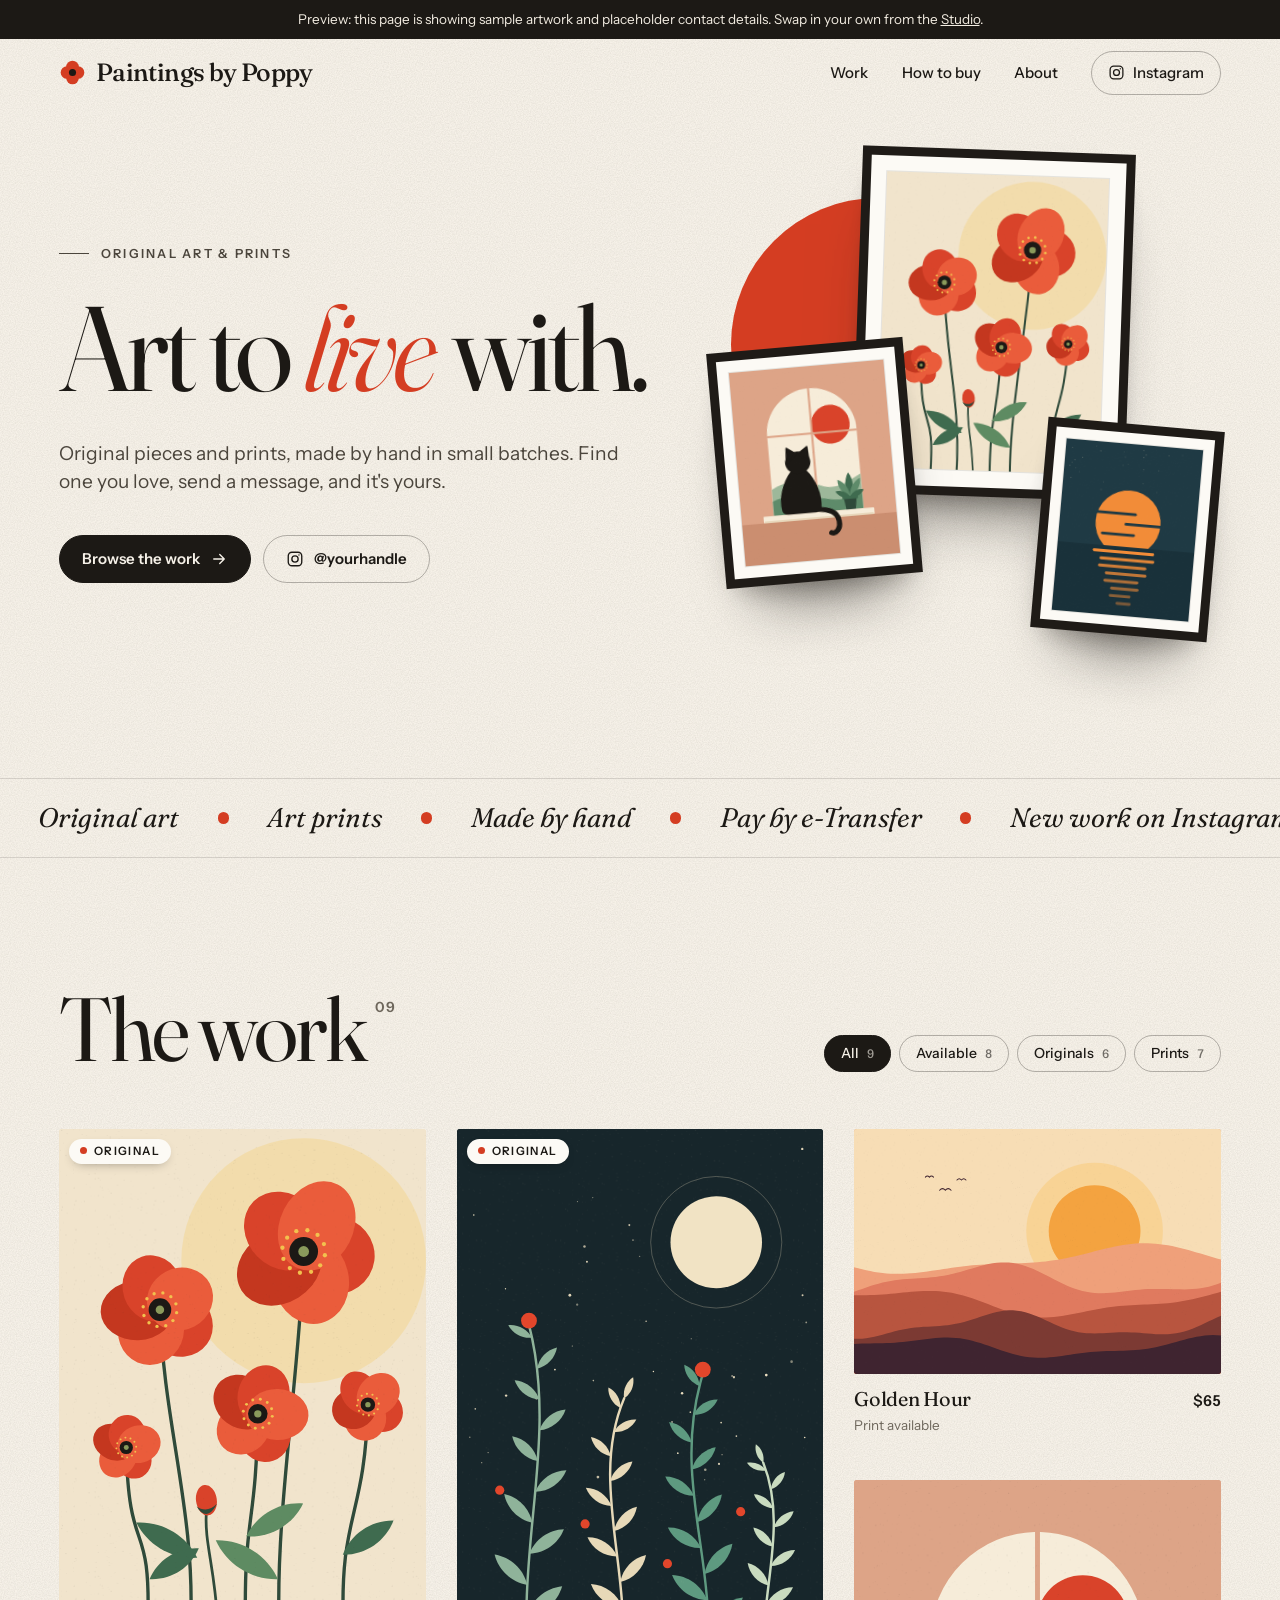
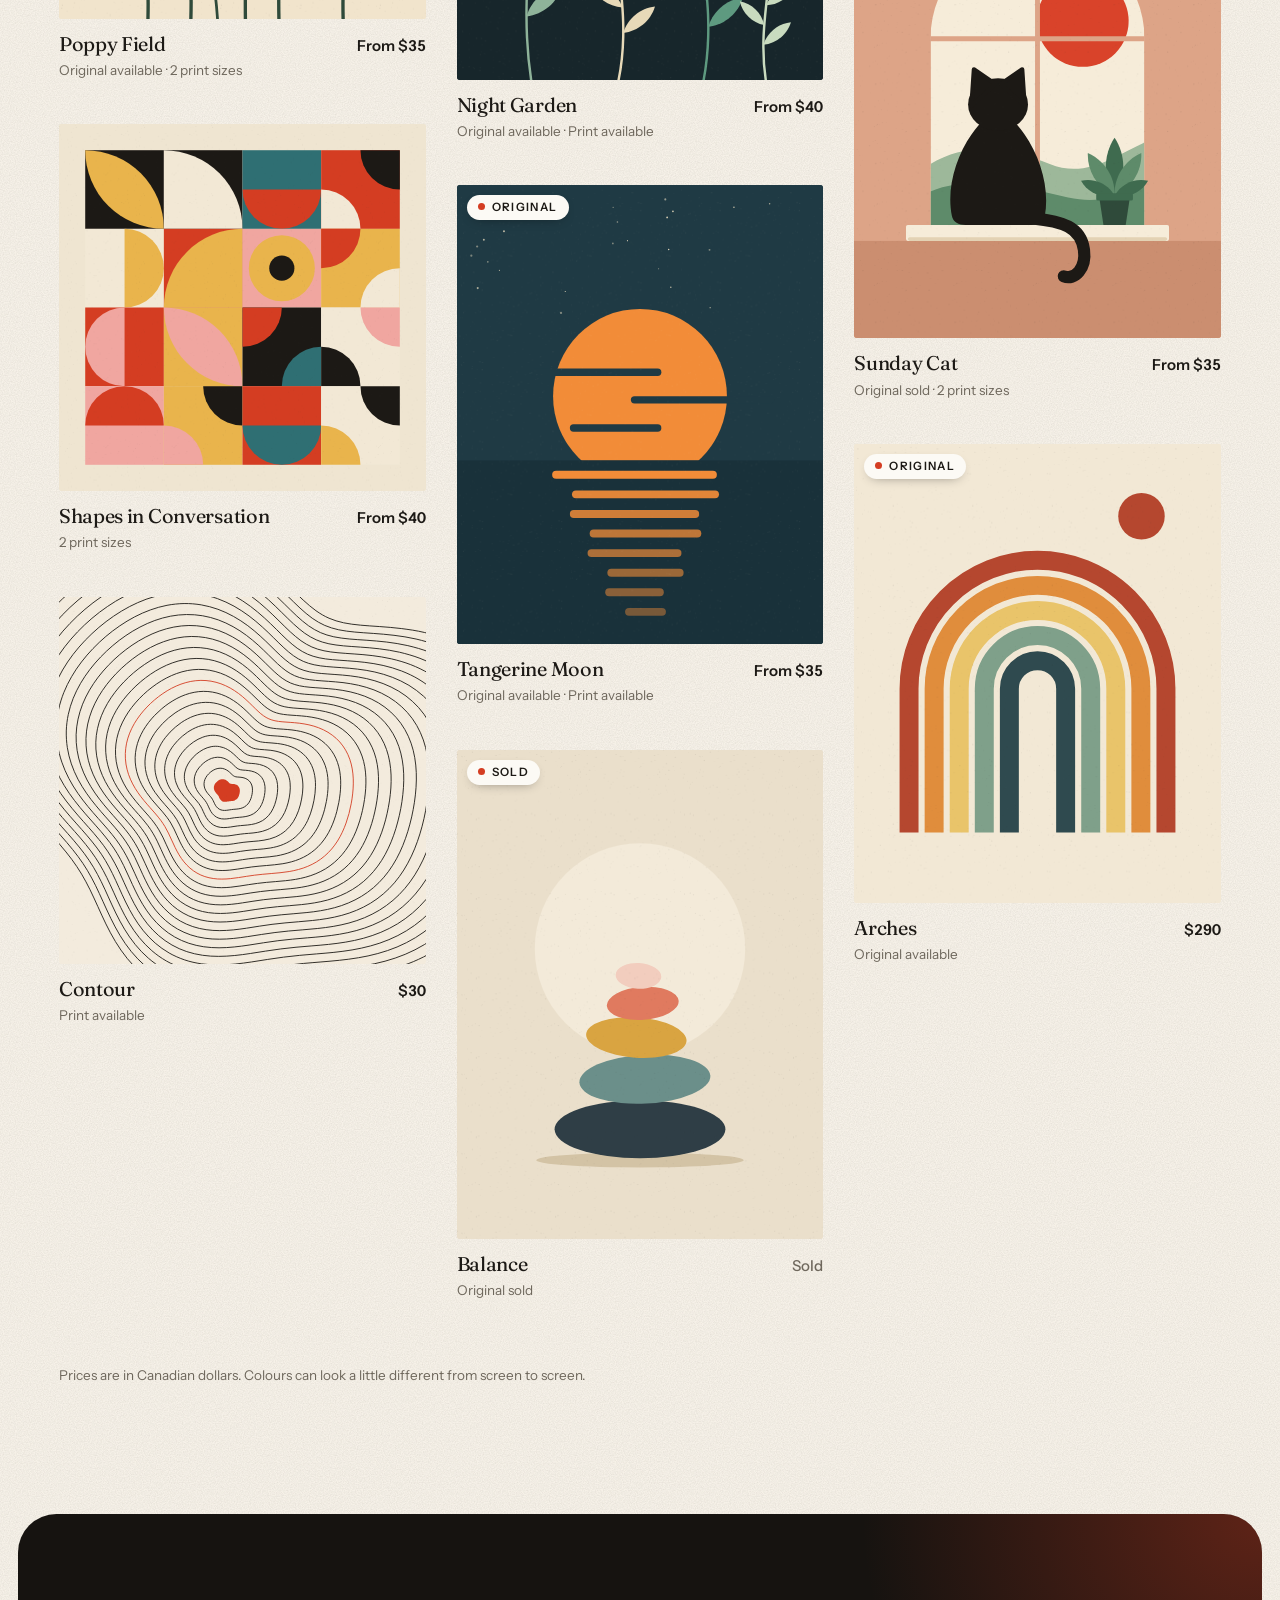
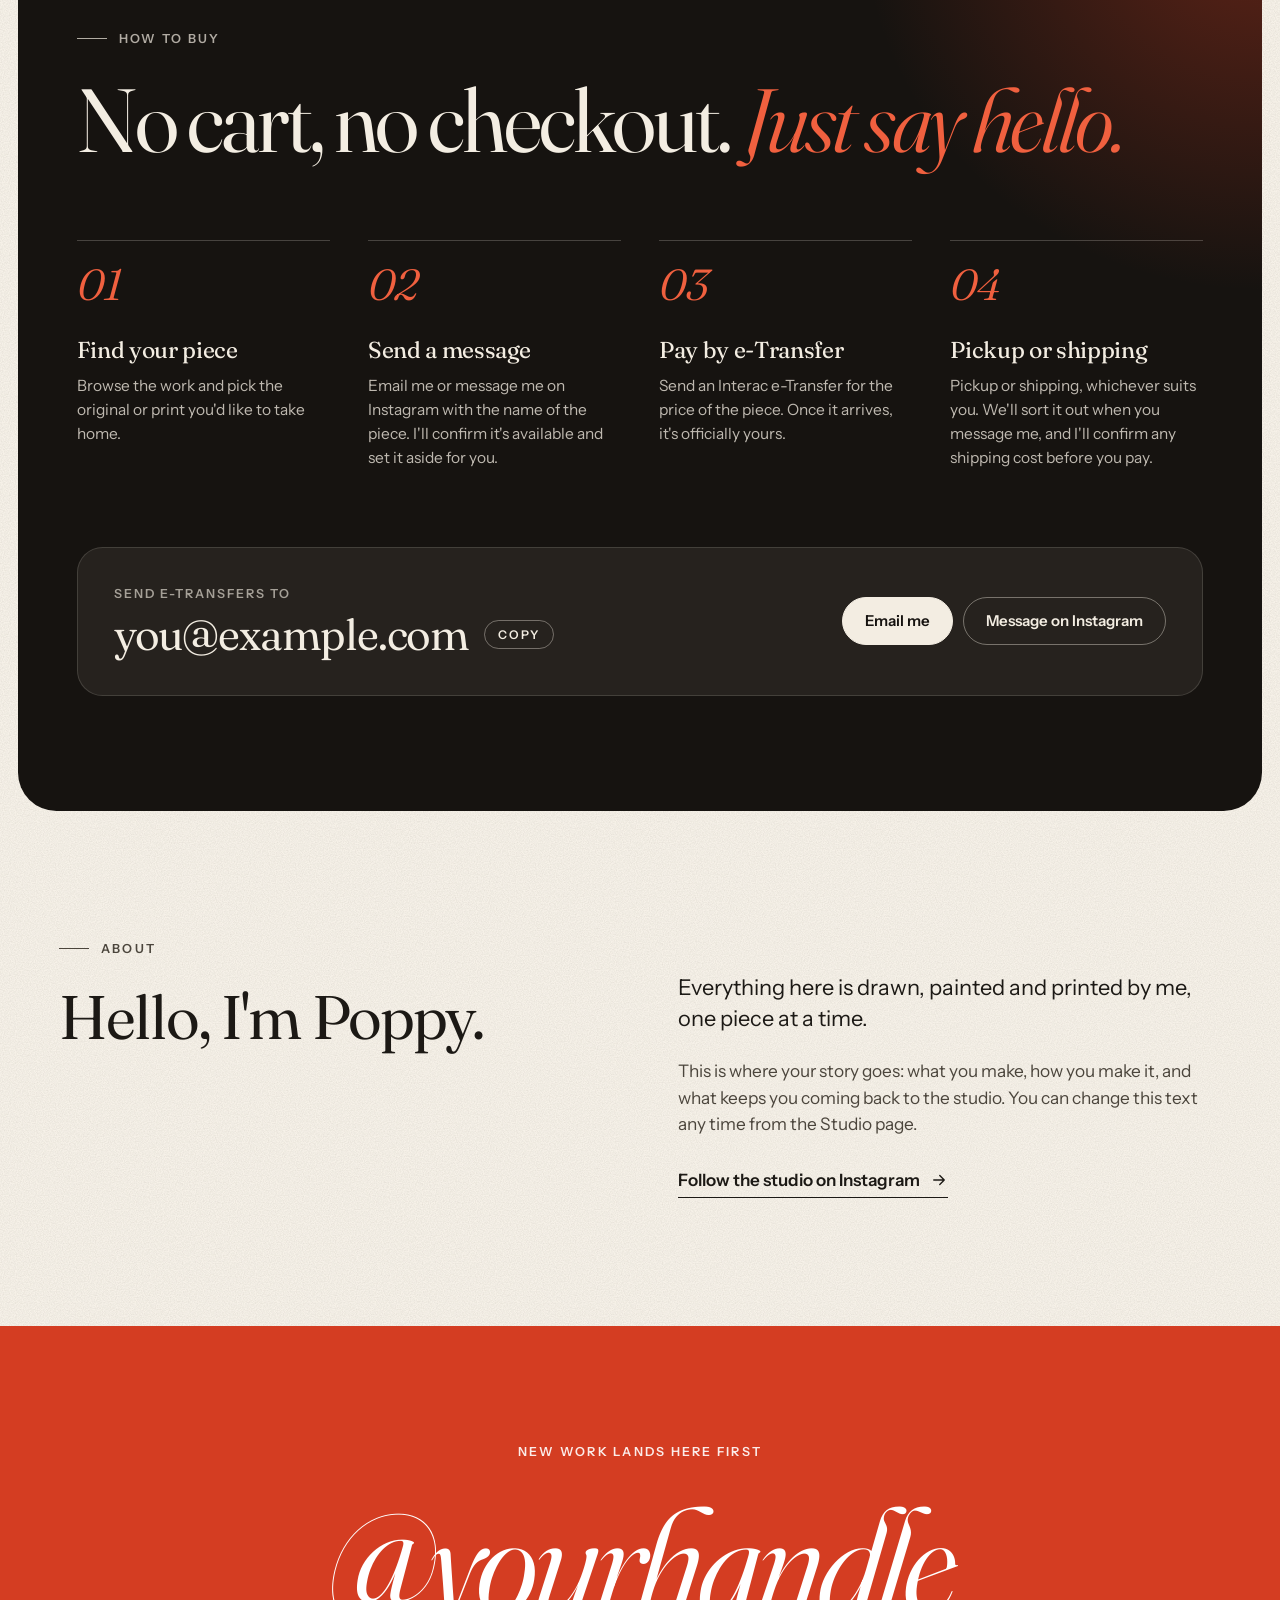
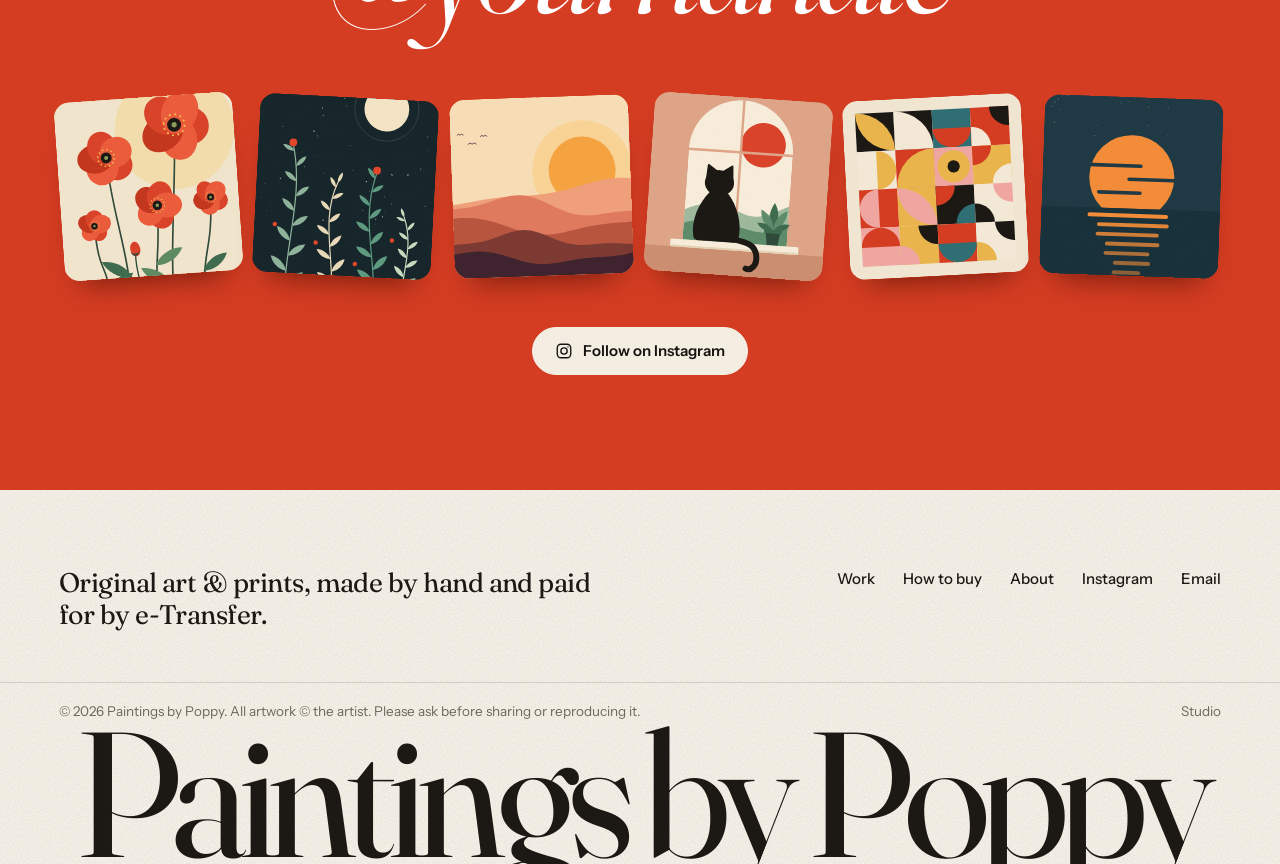
<file: index.html>
<!doctype html>
<html lang="en">
<head>
  <meta charset="utf-8">
  <meta name="viewport" content="width=device-width, initial-scale=1, viewport-fit=cover">
  <!-- meta:start -->
  <title>Paintings by Poppy — original art &amp; prints</title>
  <meta name="description" content="Original pieces and prints, made by hand in small batches. Find one you love, send a message, and it&#39;s yours.">
  <meta property="og:title" content="Paintings by Poppy — original art &amp; prints">
  <meta property="og:description" content="Original pieces and prints, made by hand in small batches. Find one you love, send a message, and it&#39;s yours.">
  <!-- meta:end -->
  <meta property="og:type" content="website">
  <meta name="theme-color" content="#F6F1E8">
  <link rel="icon" href="assets/favicon.svg" type="image/svg+xml">
  <link rel="preconnect" href="https://fonts.googleapis.com">
  <link rel="preconnect" href="https://fonts.gstatic.com" crossorigin>
  <link href="https://fonts.googleapis.com/css2?family=Fraunces:ital,opsz,wght@0,9..144,300..700;1,9..144,300..700&family=Instrument+Sans:wght@400;500;600&display=swap" rel="stylesheet">
  <link rel="stylesheet" href="assets/site.css">
  <script>document.documentElement.classList.add('js');setTimeout(function(){document.documentElement.classList.add('ready')},3000);</script>
</head>
<body>
  <a class="skip" href="#work">Skip to the artwork</a>
  <p class="notice" id="notice" hidden></p>

  <header class="site-header" id="header">
    <a class="brand" href="#top" aria-label="Back to the top">
      <svg class="mark" viewBox="0 0 32 32" aria-hidden="true"><g fill="currentColor"><circle cx="16" cy="9.5" r="7.5"/><circle cx="22.5" cy="16" r="7.5"/><circle cx="16" cy="22.5" r="7.5"/><circle cx="9.5" cy="16" r="7.5"/></g><circle cx="16" cy="16" r="4.2" fill="#1C1915"/></svg>
      <span data-bind="name">Paintings by Poppy</span>
    </a>
    <nav class="nav" aria-label="Main">
      <a href="#work">Work</a>
      <a href="#buy"><span class="long">How to buy</span><span class="short">Buy</span></a>
      <a href="#about">About</a>
      <a class="nav-ig" data-ig href="https://www.instagram.com/" target="_blank" rel="noopener" aria-label="Instagram">
        <svg viewBox="0 0 24 24" fill="none" stroke="currentColor" stroke-width="1.8" stroke-linecap="round" stroke-linejoin="round" aria-hidden="true"><rect x="3" y="3" width="18" height="18" rx="5"/><circle cx="12" cy="12" r="4.2"/><circle cx="17.3" cy="6.7" r=".9" fill="currentColor" stroke="none"/></svg>
        <span>Instagram</span>
      </a>
    </nav>
  </header>

  <main>
    <section class="hero">
      <div class="wrap hero-grid">
        <div class="hero-copy">
          <p class="eyebrow" id="eyebrow">Original art &amp; prints</p>
          <h1 id="tagline">Art to <em>live</em> with.</h1>
          <p class="lede" id="intro">Original pieces and prints, made by hand in small batches. Find one you love, send a message, and it's yours.</p>
          <div class="hero-cta">
            <a class="btn" href="#work">Browse the work
              <svg viewBox="0 0 24 24" fill="none" stroke="currentColor" stroke-width="1.8" stroke-linecap="round" stroke-linejoin="round" aria-hidden="true"><path d="M5 12h14M13 6l6 6-6 6"/></svg>
            </a>
            <a class="btn ghost" data-ig href="https://www.instagram.com/" target="_blank" rel="noopener">
              <svg viewBox="0 0 24 24" fill="none" stroke="currentColor" stroke-width="1.8" stroke-linecap="round" stroke-linejoin="round" aria-hidden="true"><rect x="3" y="3" width="18" height="18" rx="5"/><circle cx="12" cy="12" r="4.2"/><circle cx="17.3" cy="6.7" r=".9" fill="currentColor" stroke="none"/></svg>
              <span data-bind="handle">@yourhandle</span>
            </a>
          </div>
        </div>
        <div class="wall" id="wall" aria-label="Featured pieces"></div>
      </div>
    </section>

    <div class="ticker" aria-hidden="true"><div class="ticker-track" id="ticker"></div></div>

    <section class="section work" id="work">
      <div class="wrap">
        <div class="section-head">
          <h2 class="section-title">The work<sup id="workCount"></sup></h2>
          <div class="filters" id="filters" role="group" aria-label="Filter the artwork" hidden></div>
        </div>
        <div class="masonry" id="gallery" aria-live="polite"></div>
        <p class="work-note" id="workNote">Prices are in Canadian dollars. Colours can look a little different from screen to screen.</p>
      </div>
    </section>

    <section class="buy" id="buy">
      <div class="wrap">
        <div class="buy-head">
          <p class="eyebrow">How to buy</p>
          <h2 class="section-title">No cart, no checkout. <em>Just say hello.</em></h2>
        </div>
        <ol class="steps">
          <li class="step reveal"><h3>Find your piece</h3><p>Browse the work and pick the original or print you'd like to take home.</p></li>
          <li class="step reveal" style="--d:80ms"><h3>Send a message</h3><p>Email me or message me on Instagram with the name of the piece. I'll confirm it's available and set it aside for you.</p></li>
          <li class="step reveal" style="--d:160ms"><h3>Pay by e-Transfer</h3><p>Send an Interac e-Transfer for the price of the piece. Once it arrives, it's officially yours.</p></li>
          <li class="step reveal" style="--d:240ms"><h3>Pickup or shipping</h3><p id="shipNote">Pickup or shipping, whichever suits you. I'll confirm any shipping cost before you pay.</p></li>
        </ol>
        <div class="paybar reveal">
          <div>
            <p class="paybar-label">Send e-Transfers to</p>
            <button class="paybar-email" type="button" data-copy-email aria-label="Copy the e-Transfer email address"><span data-bind="payEmail">you@example.com</span><em>Copy</em></button>
          </div>
          <div class="paybar-actions">
            <a class="btn light" data-mail href="mailto:">Email me</a>
            <a class="btn outline-light" data-ig href="https://www.instagram.com/" target="_blank" rel="noopener">Message on Instagram</a>
          </div>
        </div>
      </div>
    </section>

    <section class="section about" id="about">
      <div class="wrap about-grid">
        <div class="about-photo reveal" id="aboutPhoto" hidden></div>
        <div class="about-lead reveal">
          <p class="eyebrow">About</p>
          <h2 class="about-heading" id="aboutHeading">Hello, I'm Poppy.</h2>
        </div>
        <div class="about-body reveal" style="--d:120ms">
          <div class="prose" id="aboutText"></div>
          <a class="link-arrow" data-ig href="https://www.instagram.com/" target="_blank" rel="noopener">Follow the studio on Instagram
            <svg viewBox="0 0 24 24" fill="none" stroke="currentColor" stroke-width="1.8" stroke-linecap="round" stroke-linejoin="round" aria-hidden="true"><path d="M5 12h14M13 6l6 6-6 6"/></svg>
          </a>
        </div>
      </div>
    </section>

    <section class="insta" id="instagram">
      <div class="wrap">
        <p class="eyebrow">New work lands here first</p>
        <a class="insta-handle" id="instaHandle" data-ig href="https://www.instagram.com/" target="_blank" rel="noopener"><span data-bind="handle">@yourhandle</span></a>
        <div class="insta-tiles" id="instaTiles"></div>
        <a class="btn light" data-ig href="https://www.instagram.com/" target="_blank" rel="noopener">
          <svg viewBox="0 0 24 24" fill="none" stroke="currentColor" stroke-width="1.8" stroke-linecap="round" stroke-linejoin="round" aria-hidden="true"><rect x="3" y="3" width="18" height="18" rx="5"/><circle cx="12" cy="12" r="4.2"/><circle cx="17.3" cy="6.7" r=".9" fill="currentColor" stroke="none"/></svg>
          Follow on Instagram
        </a>
      </div>
    </section>
  </main>

  <footer class="site-footer">
    <div class="wrap foot-top">
      <p class="foot-line">Original art &amp; prints, made by hand and paid for by e-Transfer.</p>
      <nav class="foot-nav" aria-label="Footer">
        <a href="#work">Work</a>
        <a href="#buy">How to buy</a>
        <a href="#about">About</a>
        <a data-ig href="https://www.instagram.com/" target="_blank" rel="noopener">Instagram</a>
        <a data-mail href="mailto:">Email</a>
      </nav>
    </div>
    <div class="wrap foot-bottom">
      <span>© <span id="year">2026</span> <span data-bind="name">Paintings by Poppy</span>. All artwork © the artist. Please ask before sharing or reproducing it.</span>
      <a href="admin/">Studio</a>
    </div>
    <div class="foot-word" id="footWord" aria-hidden="true"><span data-bind="name">Paintings by Poppy</span></div>
  </footer>

  <dialog class="viewer" id="viewer" aria-label="Artwork details"></dialog>

  <noscript><style>.js .hero-copy>*,.js .reveal,.js .card,.js .frame-in{opacity:1!important;transform:none!important}</style></noscript>
  <script src="assets/site.js" defer></script>
</body>
</html>
</file>
<file: assets/site.css>
/* ==========================================================================
   Paintings by Poppy — site styles
   Colours and fonts live in the :root block below; change them there.
   ========================================================================== */

:root {
  --paper: #F6F1E8;
  --paper-2: #EEE7DA;
  --paper-3: #E2D9C8;
  --card: #FCFAF5;
  --ink: #1C1915;
  --ink-2: #4B453C;
  --ink-3: #6E675C;
  --line: rgba(28, 25, 21, .14);
  --line-2: rgba(28, 25, 21, .3);
  --poppy: #D43D22;
  --poppy-deep: #B5321A;
  --poppy-bright: #F0603F;
  --night: #161310;
  --cream: #F3EDE2;

  --serif: "Fraunces", "Iowan Old Style", "Palatino Linotype", Palatino, Georgia, serif;
  --sans: "Instrument Sans", ui-sans-serif, system-ui, -apple-system, "Segoe UI", Roboto, sans-serif;

  --ease: cubic-bezier(.2, .7, .2, 1);
  --gutter: clamp(18px, 4.6vw, 72px);
  --header-h: 68px;
  --grain: url("data:image/svg+xml,%3Csvg xmlns='http://www.w3.org/2000/svg' width='240' height='240'%3E%3Cfilter id='n' x='0' y='0' width='100%25' height='100%25'%3E%3CfeTurbulence type='fractalNoise' baseFrequency='.85' numOctaves='2' stitchTiles='stitch'/%3E%3CfeColorMatrix values='0 0 0 0 .11 0 0 0 0 .1 0 0 0 0 .08 .9 0 0 0 -.28'/%3E%3C/filter%3E%3Crect width='240' height='240' filter='url(%23n)' opacity='.2'/%3E%3C/svg%3E");
}

/* ---------- Base ---------- */
*, *::before, *::after { box-sizing: border-box; }
html {
  -webkit-text-size-adjust: 100%;
  text-size-adjust: 100%;
  scroll-behavior: smooth;
  scroll-padding-top: calc(var(--header-h) + 8px);
}
html:has(dialog[open]) { overflow: hidden; }
body {
  margin: 0;
  min-height: 100vh;
  background-color: var(--paper);
  background-image: var(--grain);
  color: var(--ink);
  font-family: var(--sans);
  font-size: 17px;
  line-height: 1.55;
  -webkit-font-smoothing: antialiased;
  -moz-osx-font-smoothing: grayscale;
  overflow-x: hidden;
  overflow-x: clip;
}
img { display: block; max-width: 100%; }
a { color: inherit; }
button { font: inherit; color: inherit; cursor: pointer; }
h1, h2, h3, h4, p { margin-top: 0; }
::selection { background: var(--poppy); color: #fff; }
:focus-visible { outline: 2px solid var(--poppy); outline-offset: 3px; border-radius: 4px; }
[hidden] { display: none !important; }

.wrap { width: min(1400px, 100%); margin-inline: auto; padding-inline: var(--gutter); }
.skip {
  position: absolute; left: 12px; top: -60px; z-index: 100;
  background: var(--ink); color: var(--paper); padding: 10px 16px; border-radius: 10px;
  transition: top .2s;
}
.skip:focus { top: 12px; }

.eyebrow {
  display: flex; align-items: center; gap: 12px; margin: 0;
  font-size: 12.5px; font-weight: 600; letter-spacing: .18em; text-transform: uppercase;
  color: var(--ink-2);
}
.eyebrow::before { content: ""; width: 30px; height: 1px; background: currentColor; flex: none; }

/* ---------- Buttons ---------- */
.btn {
  display: inline-flex; align-items: center; justify-content: center; gap: 10px;
  padding: 14px 22px; border-radius: 999px;
  border: 1px solid var(--ink); background: var(--ink); color: var(--paper);
  font-size: 15px; font-weight: 600; line-height: 1.2; text-decoration: none; white-space: nowrap;
  transition: transform .3s var(--ease), background-color .25s, color .25s, border-color .25s, box-shadow .3s;
}
.btn svg { width: 18px; height: 18px; flex: none; transition: transform .3s var(--ease); }
.btn:hover { transform: translateY(-2px); box-shadow: 0 12px 24px -14px rgba(28, 25, 21, .7); }
.btn:hover svg:last-child { transform: translateX(3px); }
.btn:active { transform: translateY(0); }
.btn.ghost { background: transparent; color: var(--ink); border-color: var(--line-2); }
.btn.ghost:hover { background: var(--ink); color: var(--paper); border-color: var(--ink); }
.btn.poppy { background: var(--poppy); border-color: var(--poppy); color: #fff; }
.btn.poppy:hover { background: var(--poppy-deep); border-color: var(--poppy-deep); }
.btn.light { background: var(--cream); border-color: var(--cream); color: var(--night); }
.btn.outline-light { background: transparent; border-color: rgba(243, 237, 226, .4); color: var(--cream); }
.btn.outline-light:hover { background: var(--cream); color: var(--night); border-color: var(--cream); }
.btn.sm { padding: 10px 16px; font-size: 14px; }
.btn.wide { width: 100%; padding-block: 17px; font-size: 16px; }

.link-arrow {
  display: inline-flex; align-items: center; gap: 10px; margin-top: 10px;
  font-weight: 600; text-decoration: none; padding-bottom: 4px;
  border-bottom: 1.5px solid var(--ink);
}
.link-arrow svg { width: 18px; height: 18px; transition: transform .3s var(--ease); }
.link-arrow:hover svg { transform: translateX(4px); }

/* ---------- Setup notice ---------- */
.notice {
  margin: 0; padding: 9px var(--gutter);
  background: var(--ink); color: var(--cream);
  font-size: 13.5px; text-align: center;
}

/* ---------- Header ---------- */
.site-header {
  position: sticky; top: 0; z-index: 40;
  height: var(--header-h);
  display: flex; align-items: center; justify-content: space-between; gap: 16px;
  padding-inline: var(--gutter);
  transition: background-color .35s, box-shadow .35s;
}
.site-header.is-stuck {
  background: rgba(246, 241, 232, .84);
  -webkit-backdrop-filter: saturate(1.5) blur(16px);
  backdrop-filter: saturate(1.5) blur(16px);
  box-shadow: 0 1px 0 var(--line);
}
.brand {
  display: inline-flex; align-items: center; gap: 10px; text-decoration: none;
  font-family: var(--serif); font-size: 25px; font-weight: 500; letter-spacing: -.025em; line-height: 1;
}
.brand .mark { width: 27px; height: 27px; color: var(--poppy); flex: none; transition: transform .9s var(--ease); }
.brand:hover .mark { transform: rotate(90deg); }
.nav { display: flex; align-items: center; gap: clamp(14px, 2.6vw, 36px); font-size: 15px; font-weight: 500; }
.nav a { position: relative; text-decoration: none; padding: 6px 0; white-space: nowrap; }
.nav a:not(.nav-ig)::after {
  content: ""; position: absolute; left: 0; right: 0; bottom: 1px; height: 1.5px; background: currentColor;
  transform: scaleX(0); transform-origin: right; transition: transform .4s var(--ease);
}
.nav a:not(.nav-ig):hover::after { transform: scaleX(1); transform-origin: left; }
.nav .short { display: none; }
.nav-ig {
  display: inline-flex; align-items: center; gap: 8px;
  padding: 9px 16px !important; border: 1px solid var(--line-2); border-radius: 999px;
  transition: background-color .25s, color .25s, border-color .25s;
}
.nav-ig svg { width: 17px; height: 17px; }
.nav-ig:hover { background: var(--ink); color: var(--paper); border-color: var(--ink); }

/* ---------- Hero ---------- */
.hero { padding: clamp(20px, 3.4vw, 52px) 0 clamp(56px, 8vw, 120px); }
.hero-grid {
  display: grid; grid-template-columns: minmax(0, 1.08fr) minmax(0, .92fr);
  gap: clamp(28px, 5vw, 88px); align-items: center;
}
.hero.no-art .hero-grid { grid-template-columns: 1fr; }
.hero h1 {
  font-family: var(--serif); font-weight: 380;
  font-size: clamp(56px, 9.4vw, 148px); line-height: .9; letter-spacing: -.04em;
  margin: .26em 0 .3em;
}
.hero h1 em { font-style: italic; font-weight: 340; color: var(--poppy); padding-right: .04em; }
.lede { font-size: clamp(17px, 1.5vw, 21px); line-height: 1.5; max-width: 33em; color: var(--ink-2); margin: 0; }
.hero-cta { display: flex; flex-wrap: wrap; gap: 12px; margin-top: clamp(26px, 3vw, 42px); }

.wall { position: relative; width: 100%; max-width: 620px; aspect-ratio: 1 / 1.04; margin-inline: auto; --px: 0; --py: 0; }
.wall-sun {
  position: absolute; left: 3%; top: 9%; width: 58%; aspect-ratio: 1; border-radius: 50%;
  background: var(--poppy);
  transform: translate3d(calc(var(--px) * -6px), calc(var(--py) * -6px), 0);
  transition: transform .6s var(--ease);
}
.frame {
  position: absolute; display: block; text-decoration: none;
  transform: translate3d(calc(var(--px) * var(--depth, 10) * 1px), calc(var(--py) * var(--depth, 10) * 1px), 0) rotate(var(--tilt, 0deg));
  transition: transform .6s var(--ease);
}
.frame-in {
  display: block; background: #FCFAF5; padding: 6%;
  border: clamp(5px, .75vw, 10px) solid #1F1B17;
  box-shadow: 0 46px 60px -34px rgba(28, 25, 21, .6), 0 16px 26px -16px rgba(28, 25, 21, .4);
  transition: transform .5s var(--ease);
}
.frame:hover .frame-in { transform: translateY(-6px) scale(1.015); }
.frame img { width: 100%; height: auto; box-shadow: 0 0 0 1px rgba(28, 25, 21, .1); }
.f1 { width: 54%; left: 28%; top: 0; --tilt: 2deg; --depth: 8; --i: 0; z-index: 2; }
.f2 { width: 39%; left: 0; top: 37%; --tilt: -5deg; --depth: 16; --i: 1; z-index: 3; }
.f3 { width: 35%; left: 64%; top: 52%; --tilt: 5deg; --depth: 22; --i: 2; z-index: 4; }
.wall[data-count="1"] .f1 { width: 64%; left: 18%; top: 4%; }

/* entrance */
.js .hero-copy > * { opacity: 0; }
.ready .hero-copy > * { animation: rise 1s var(--ease) both; }
.ready .hero-copy > :nth-child(2) { animation-delay: .08s; }
.ready .hero-copy > :nth-child(3) { animation-delay: .18s; }
.ready .hero-copy > :nth-child(4) { animation-delay: .28s; }
.js .frame-in, .js .wall-sun { opacity: 0; }
.ready .frame-in { animation: hang 1.2s var(--ease) both; animation-delay: calc(.2s + var(--i, 0) * .13s); }
.ready .wall-sun { animation: bloom 1.2s var(--ease) .1s both; }
@keyframes rise { from { opacity: 0; transform: translateY(26px); } to { opacity: 1; transform: none; } }
@keyframes hang { from { opacity: 0; transform: translateY(46px) rotate(3deg); } to { opacity: 1; transform: none; } }
@keyframes bloom { from { opacity: 0; scale: .7; } to { opacity: 1; scale: 1; } }

/* ---------- Ticker ---------- */
.ticker { overflow: hidden; border-block: 1px solid var(--line); padding: clamp(12px, 1.4vw, 18px) 0; user-select: none; }
.ticker-track { display: flex; width: max-content; animation: ticker 60s linear infinite; }
.ticker-run { display: flex; flex: none; }
.ticker-run span {
  display: inline-flex; align-items: center; white-space: nowrap;
  font-family: var(--serif); font-style: italic; font-weight: 380; font-size: clamp(19px, 2.1vw, 28px);
  padding-left: clamp(22px, 3vw, 44px);
}
.ticker-run span::after {
  content: ""; width: .42em; height: .42em; border-radius: 50%; background: var(--poppy);
  margin-left: clamp(22px, 3vw, 44px);
}
@keyframes ticker { to { transform: translateX(-50%); } }

/* ---------- Sections ---------- */
.section { padding-block: clamp(72px, 10vw, 150px); }
.section-head {
  display: flex; flex-wrap: wrap; align-items: flex-end; justify-content: space-between;
  gap: 20px 32px; margin-bottom: clamp(28px, 4.5vw, 64px);
}
.section-title {
  font-family: var(--serif); font-weight: 380;
  font-size: clamp(44px, 7vw, 108px); line-height: .96; letter-spacing: -.035em; margin: 0;
}
.section-title em { font-style: italic; font-weight: 340; color: var(--poppy); }
.section-title sup {
  font-family: var(--sans); font-size: clamp(13px, 1.1vw, 16px); font-weight: 600; letter-spacing: .08em;
  color: var(--ink-3); margin-left: .7em; vertical-align: top; position: relative; top: 1em; line-height: 1;
}

/* ---------- Gallery ---------- */
.filters { display: flex; flex-wrap: wrap; gap: 8px; }
.chip {
  padding: 9px 16px; border-radius: 999px; border: 1px solid var(--line-2); background: transparent;
  font-size: 14px; font-weight: 500; line-height: 1.2;
  transition: background-color .25s, color .25s, border-color .25s;
}
.chip span { margin-left: 8px; font-size: 12px; opacity: .6; font-variant-numeric: tabular-nums; }
.chip:hover { border-color: var(--ink); }
.chip[aria-pressed="true"] { background: var(--ink); color: var(--paper); border-color: var(--ink); }

.masonry { display: flex; align-items: flex-start; gap: clamp(14px, 2.4vw, 40px); min-height: 40vh; }
.masonry.is-empty { min-height: 0; }
.masonry-col { flex: 1 1 0; min-width: 0; display: flex; flex-direction: column; gap: clamp(26px, 3.4vw, 56px); }
.card { position: relative; }
.js .card { opacity: 0; transform: translateY(26px); transition: opacity .9s var(--ease), transform .9s var(--ease); transition-delay: var(--d, 0ms); }
.js .card.in { opacity: 1; transform: none; }
.card-media { position: relative; display: block; overflow: hidden; border-radius: 3px; background: var(--paper-2); }
.card-media img { width: 100%; height: 100%; object-fit: cover; opacity: 0; transition: transform 1.2s var(--ease), opacity .7s; }
.card-media img.is-loaded { opacity: 1; }
.card-cap { display: flex; align-items: baseline; justify-content: space-between; gap: 6px 14px; padding-top: 14px; }
.card-cap h3 {
  font-family: var(--serif); font-weight: 420; font-size: clamp(18px, 1.55vw, 23px); line-height: 1.15;
  letter-spacing: -.015em; margin: 0;
}
.card-cap h3 a { text-decoration: none; }
.card-cap h3 a::after { content: ""; position: absolute; inset: 0; }
.card-price { font-size: 15px; font-weight: 600; white-space: nowrap; font-variant-numeric: tabular-nums; }
.card.is-sold .card-price { color: var(--ink-3); font-weight: 500; }
.card-kind { margin: 3px 0 0; font-size: 13.5px; color: var(--ink-3); }
.tag {
  position: absolute; left: 10px; top: 10px; padding: 5px 11px; border-radius: 999px;
  background: var(--card); color: var(--ink);
  font-size: 11.5px; font-weight: 600; letter-spacing: .12em; text-transform: uppercase; line-height: 1.3;
  box-shadow: 0 4px 12px -6px rgba(0, 0, 0, .45);
}
.tag::before { content: ""; display: inline-block; width: 7px; height: 7px; border-radius: 50%; background: var(--poppy); margin-right: 7px; vertical-align: 1px; }
.peek {
  position: absolute; left: 12px; bottom: 12px; display: inline-flex; align-items: center; gap: 8px;
  padding: 9px 14px; border-radius: 999px; background: var(--card); color: var(--ink);
  font-size: 13.5px; font-weight: 600; line-height: 1.2;
  opacity: 0; transform: translateY(8px); transition: opacity .35s, transform .35s var(--ease);
  box-shadow: 0 8px 18px -10px rgba(0, 0, 0, .5);
}
.peek svg { width: 16px; height: 16px; }
@media (hover: hover) {
  .card:hover .card-media img { transform: scale(1.045); }
  .card:hover .peek { opacity: 1; transform: none; }
}
.empty { font-family: var(--serif); font-size: clamp(22px, 2.4vw, 32px); line-height: 1.3; max-width: 26em; margin: 0; }
.work-note { margin: clamp(36px, 5vw, 64px) 0 0; font-size: 13.5px; color: var(--ink-3); }

/* ---------- How to buy ---------- */
.buy {
  position: relative; overflow: hidden;
  margin-inline: clamp(8px, 1.4vw, 22px); border-radius: clamp(22px, 3vw, 44px);
  padding-block: clamp(64px, 9vw, 130px);
  background: var(--night); color: var(--cream);
}
.buy::before {
  content: ""; position: absolute; inset: 0; pointer-events: none;
  background: radial-gradient(46% 60% at 100% 0%, rgba(212, 61, 34, .38), transparent 70%);
}
.buy > .wrap { position: relative; }
.buy .eyebrow { color: rgba(243, 237, 226, .7); }
.buy .section-title { margin-top: .32em; max-width: 12.5em; }
.buy .section-title em { color: var(--poppy-bright); }
.buy-head { margin-bottom: clamp(40px, 6vw, 88px); }
.steps {
  list-style: none; margin: 0; padding: 0; counter-reset: step;
  display: grid; grid-template-columns: repeat(4, minmax(0, 1fr)); gap: clamp(26px, 3vw, 48px);
}
.step { counter-increment: step; border-top: 1px solid rgba(243, 237, 226, .22); padding-top: 22px; }
.step::before {
  content: "0" counter(step); display: block;
  font-family: var(--serif); font-style: italic; font-weight: 340; font-size: clamp(36px, 3.4vw, 54px); line-height: 1;
  color: var(--poppy-bright); margin-bottom: clamp(18px, 2.4vw, 38px);
}
.step h3 { font-family: var(--serif); font-weight: 420; font-size: clamp(21px, 1.8vw, 27px); letter-spacing: -.015em; line-height: 1.15; margin: 0 0 10px; }
.step p { margin: 0; font-size: 15.5px; color: rgba(243, 237, 226, .76); }
.paybar {
  margin-top: clamp(40px, 6vw, 84px); padding: clamp(20px, 2.8vw, 38px);
  display: flex; flex-wrap: wrap; align-items: center; justify-content: space-between; gap: 24px;
  border-radius: clamp(16px, 2vw, 28px); background: rgba(243, 237, 226, .07); border: 1px solid rgba(243, 237, 226, .14);
}
.paybar-label { margin: 0 0 8px; font-size: 12.5px; font-weight: 600; letter-spacing: .16em; text-transform: uppercase; color: rgba(243, 237, 226, .62); }
.paybar-email {
  display: inline-flex; flex-wrap: wrap; align-items: center; gap: 8px 16px;
  background: none; border: 0; padding: 0; text-align: left; overflow-wrap: anywhere;
  font-family: var(--serif); font-weight: 380; font-size: clamp(24px, 3.4vw, 48px); line-height: 1.1; letter-spacing: -.025em;
}
.paybar-email em {
  font-family: var(--sans); font-style: normal; font-size: 12px; font-weight: 600; letter-spacing: .14em; text-transform: uppercase;
  padding: 7px 13px; border-radius: 999px; border: 1px solid rgba(243, 237, 226, .38);
  transition: background-color .25s, color .25s;
}
.paybar-email:hover em { background: var(--cream); color: var(--night); }
.paybar-actions { display: flex; flex-wrap: wrap; gap: 10px; }

/* ---------- About ---------- */
.about-grid { display: grid; grid-template-columns: minmax(0, 1fr) minmax(0, 1fr); gap: clamp(28px, 6vw, 110px); align-items: start; }
.about-heading { font-family: var(--serif); font-weight: 380; font-size: clamp(36px, 4.8vw, 72px); line-height: 1.02; letter-spacing: -.03em; margin: .45em 0 0; }
.about-body { padding-top: clamp(0px, 2.6vw, 40px); }
.prose p { margin: 0 0 1.1em; font-size: clamp(17px, 1.35vw, 20px); color: var(--ink-2); }
.prose p:first-child { font-size: clamp(20px, 1.7vw, 25px); line-height: 1.42; color: var(--ink); }
.about-photo img { width: 100%; aspect-ratio: 4 / 5; object-fit: cover; border-radius: clamp(14px, 2vw, 28px); }
.about.has-photo .about-grid { grid-template-columns: minmax(0, .8fr) minmax(0, 1.2fr); grid-template-areas: "photo lead" "photo body"; row-gap: 0; }
.about.has-photo .about-photo { grid-area: photo; }
.about.has-photo .about-lead { grid-area: lead; }
.about.has-photo .about-body { grid-area: body; }

/* ---------- Instagram ---------- */
.insta { background: var(--poppy); color: #fff; text-align: center; padding-block: clamp(64px, 9vw, 130px); overflow: hidden; }
.insta .eyebrow { justify-content: center; color: rgba(255, 255, 255, .9); }
.insta .eyebrow::before { display: none; }
.insta-handle {
  display: block; margin: .16em 0 .42em; text-decoration: none; overflow-wrap: anywhere;
  font-family: var(--serif); font-style: italic; font-weight: 340; line-height: 1.02; letter-spacing: -.04em;
  font-size: clamp(40px, min(11.5vw, calc(165vw / var(--chars, 11))), 172px);
}
.insta-handle span { background: linear-gradient(currentColor, currentColor) 0 92% / 0 2px no-repeat; transition: background-size .6s var(--ease); }
.insta-handle:hover span { background-size: 100% 2px; }
.insta-tiles { display: flex; justify-content: center; gap: clamp(8px, 1.4vw, 20px); margin-bottom: clamp(32px, 4vw, 56px); }
.tile {
  position: relative; flex: 1 1 0; max-width: 190px; aspect-ratio: 1; overflow: hidden;
  border-radius: clamp(8px, 1.2vw, 16px); transform: rotate(var(--r, 0deg));
  box-shadow: 0 20px 30px -18px rgba(70, 12, 0, .7); transition: transform .5s var(--ease);
}
.tile img { width: 100%; height: 100%; object-fit: cover; }
.tile::after { content: ""; position: absolute; inset: 0; background: rgba(28, 25, 21, .5); opacity: 0; transition: opacity .3s; }
.tile svg { position: absolute; inset: 0; margin: auto; width: 30%; height: 30%; color: #fff; opacity: 0; z-index: 1; transition: opacity .3s; }
.tile:hover { transform: rotate(0deg) scale(1.07); z-index: 2; }
.tile:hover::after, .tile:hover svg { opacity: 1; }

/* ---------- Footer ---------- */
.site-footer { padding-top: clamp(48px, 6vw, 90px); overflow: hidden; }
.foot-top { display: flex; flex-wrap: wrap; align-items: flex-start; justify-content: space-between; gap: 24px 40px; }
.foot-line { font-family: var(--serif); font-size: clamp(21px, 2.1vw, 30px); line-height: 1.2; letter-spacing: -.02em; max-width: 20em; margin: 0; }
.foot-nav { display: flex; flex-wrap: wrap; gap: 10px 28px; font-size: 15px; font-weight: 500; }
.foot-nav a { text-decoration: none; }
.foot-nav a:hover { text-decoration: underline; text-underline-offset: 5px; }
.foot-bottom {
  display: flex; flex-wrap: wrap; justify-content: space-between; gap: 10px 24px;
  margin-top: clamp(32px, 4vw, 56px); padding-top: 18px; border-top: 1px solid var(--line);
  font-size: 13.5px; color: var(--ink-3);
}
.foot-bottom a { text-decoration: none; }
.foot-bottom a:hover { color: var(--ink); text-decoration: underline; text-underline-offset: 4px; }
.foot-word {
  font-family: var(--serif); font-weight: 400; letter-spacing: -.055em; line-height: .8; text-align: center; white-space: nowrap;
  font-size: min(calc(250vw / var(--chars, 8)), 400px);
}
@media (max-width: 640px) {
  .foot-word { font-size: calc(228vw / var(--chars, 8)); }
  margin-top: clamp(28px, 4vw, 60px); margin-bottom: -.1em; user-select: none;
}

/* ---------- Scroll reveal ---------- */
.js .reveal { opacity: 0; transform: translateY(24px); transition: opacity .9s var(--ease), transform .9s var(--ease); transition-delay: var(--d, 0ms); }
.js .reveal.in { opacity: 1; transform: none; }

/* ---------- Artwork viewer ---------- */
.viewer {
  position: fixed; inset: 0; width: 100%; height: 100%; max-width: none; max-height: none;
  margin: 0; padding: 0; border: 0; overflow: hidden;
  background: var(--night); color: var(--ink);
  opacity: 0; transition: opacity .35s var(--ease);
}
.viewer.is-open { opacity: 1; }
.viewer::backdrop { background: var(--night); }
.viewer-grid { display: grid; grid-template-columns: minmax(0, 1.45fr) minmax(380px, .85fr); height: 100%; }
.stage { position: relative; min-height: 0; overflow: hidden; background: var(--night); }
@supports (background: color-mix(in srgb, red 10%, blue)) {
  .stage { background: radial-gradient(78% 68% at 50% 45%, color-mix(in srgb, var(--tone, #3a332b) 30%, var(--night)), var(--night) 100%); }
}
.stage-img { position: absolute; inset: clamp(56px, 5vw, 80px) clamp(64px, 6vw, 96px); display: grid; place-items: center; }
.stage.has-thumbs .stage-img { bottom: 112px; }
.stage-img img {
  max-width: 100%; max-height: 100%; width: auto; height: auto; object-fit: contain;
  box-shadow: 0 50px 90px -40px rgba(0, 0, 0, .95), 0 0 0 1px rgba(255, 255, 255, .05);
  transition: transform .5s var(--ease), opacity .35s;
}
.stage-img img.is-swapping { opacity: 0; }
@media (hover: hover) and (pointer: fine) {
  .stage-img img { cursor: zoom-in; }
  .stage-img img.is-zoomed { transform: scale(2.4); cursor: zoom-out; transition: transform .5s var(--ease); }
}
.v-nav {
  position: absolute; top: 50%; margin-top: -24px; width: 48px; height: 48px; border-radius: 50%;
  display: grid; place-items: center; z-index: 2;
  border: 1px solid rgba(243, 237, 226, .25); background: rgba(22, 19, 16, .55); color: var(--cream);
  -webkit-backdrop-filter: blur(8px); backdrop-filter: blur(8px);
  transition: background-color .25s, color .25s, border-color .25s;
}
.v-nav svg { width: 20px; height: 20px; }
.v-nav:hover { background: var(--cream); color: var(--night); border-color: var(--cream); }
.v-prev { left: clamp(8px, 1.4vw, 22px); }
.v-next { right: clamp(8px, 1.4vw, 22px); }
.v-count {
  position: absolute; left: clamp(18px, 2.2vw, 30px); top: clamp(20px, 2.2vw, 30px);
  font-size: 12.5px; font-weight: 600; letter-spacing: .16em; color: rgba(243, 237, 226, .62); font-variant-numeric: tabular-nums;
}
.thumbs { position: absolute; left: 0; right: 0; bottom: 24px; display: flex; justify-content: center; gap: 8px; padding-inline: 16px; z-index: 2; }
.thumb { width: 56px; height: 56px; padding: 0; border-radius: 8px; overflow: hidden; border: 2px solid transparent; background: none; opacity: .6; transition: opacity .25s, border-color .25s; }
.thumb img { width: 100%; height: 100%; object-fit: cover; }
.thumb:hover { opacity: 1; }
.thumb[aria-current="true"] { opacity: 1; border-color: var(--cream); }

.panel {
  position: relative; overflow-y: auto; overscroll-behavior: contain;
  background-color: var(--paper); background-image: var(--grain);
  padding: clamp(76px, 6.4vw, 104px) clamp(22px, 3.4vw, 56px) clamp(32px, 4vw, 56px);
}
.v-title { font-family: var(--serif); font-weight: 380; font-size: clamp(38px, 4.1vw, 66px); line-height: .98; letter-spacing: -.035em; margin: .32em 0 .55em; }
.facts { display: grid; grid-template-columns: repeat(auto-fit, minmax(118px, 1fr)); gap: 0 18px; margin: 0 0 24px; border-block: 1px solid var(--line); }
.facts div { padding: 14px 0; }
.facts dt { font-size: 11.5px; font-weight: 600; letter-spacing: .16em; text-transform: uppercase; color: var(--ink-3); margin-bottom: 3px; }
.facts dd { margin: 0; font-size: 15.5px; }
.desc p { margin: 0 0 1em; color: var(--ink-2); }
.sample-note { display: inline-block; margin: 0 0 6px; padding: 6px 12px; border-radius: 999px; background: var(--paper-3); font-size: 12.5px; font-weight: 500; color: var(--ink-2); }
.nfs { margin: 22px 0 0; padding: 16px 18px; border-radius: 14px; background: var(--paper-2); color: var(--ink-2); }

.opts { border: 0; padding: 0; margin: 26px 0 18px; min-width: 0; display: grid; gap: 8px; }
.opts legend { padding: 0; margin-bottom: 10px; font-size: 11.5px; font-weight: 600; letter-spacing: .16em; text-transform: uppercase; color: var(--ink-3); }
.opt {
  position: relative; display: flex; align-items: center; gap: 12px; padding: 14px 16px;
  border: 1px solid var(--line-2); border-radius: 14px; cursor: pointer;
  transition: border-color .2s, background-color .2s, box-shadow .2s;
}
.opt input { position: absolute; opacity: 0; pointer-events: none; }
.opt-dot { width: 18px; height: 18px; flex: none; border-radius: 50%; border: 1.5px solid var(--line-2); display: grid; place-items: center; transition: border-color .2s; }
.opt-dot::after { content: ""; width: 8px; height: 8px; border-radius: 50%; background: var(--poppy); transform: scale(0); transition: transform .3s var(--ease); }
.opt-name { flex: 1; font-weight: 500; }
.opt-price { font-weight: 600; font-variant-numeric: tabular-nums; }
.opt:hover { border-color: var(--ink); }
.opt:has(input:checked) { border-color: var(--ink); background: var(--card); box-shadow: 0 0 0 1px var(--ink); }
.opt:has(input:checked) .opt-dot { border-color: var(--ink); }
.opt:has(input:checked) .opt-dot::after { transform: scale(1); }
.opt:has(input:focus-visible) { outline: 2px solid var(--poppy); outline-offset: 3px; }
.opt.is-sold { cursor: default; color: var(--ink-3); border-style: dashed; border-color: var(--line-2); }
.opt.is-sold .opt-name { text-decoration: line-through; text-decoration-thickness: 1px; }
.opt.is-sold .opt-price { font-weight: 500; }

.request { margin-top: 14px; padding: clamp(18px, 2vw, 26px); border-radius: 18px; background: var(--paper-2); animation: rise .5s var(--ease) both; }
.request ol { list-style: none; margin: 0; padding: 0; counter-reset: req; display: grid; gap: 24px; }
.request li { counter-increment: req; position: relative; padding-left: 44px; min-width: 0; }
.request li::before {
  content: counter(req); position: absolute; left: 0; top: -3px; width: 30px; height: 30px; border-radius: 50%;
  display: grid; place-items: center; background: var(--ink); color: var(--paper); font-size: 13.5px; font-weight: 600;
}
.request h4 { margin: 0 0 4px; font-size: 16px; font-weight: 600; }
.request p { margin: 0 0 10px; font-size: 15px; color: var(--ink-2); }
.request li > :last-child { margin-bottom: 0; }
.request blockquote { margin: 0 0 12px; padding: 12px 14px; border-radius: 12px; background: var(--card); border: 1px solid var(--line); font-size: 15px; font-style: italic; }
.req-actions { display: flex; flex-wrap: wrap; gap: 8px; }
.pay {
  display: flex; align-items: center; justify-content: space-between; gap: 12px; width: 100%;
  padding: 12px 14px; border-radius: 12px; border: 1px dashed var(--line-2); background: var(--card);
  font-weight: 600; text-align: left; overflow-wrap: anywhere;
}
.pay em { flex: none; font-style: normal; font-size: 12px; letter-spacing: .12em; text-transform: uppercase; color: var(--poppy-deep); }
.soldout { margin-top: 8px; }
.soldout p { color: var(--ink-2); }
.panel-foot { display: flex; flex-wrap: wrap; gap: 8px 22px; margin-top: 30px; padding-top: 18px; border-top: 1px solid var(--line); font-size: 14.5px; font-weight: 500; }
.panel-foot a, .panel-foot button { display: inline-flex; align-items: center; gap: 8px; background: none; border: 0; padding: 4px 0; text-decoration: none; color: var(--ink-2); }
.panel-foot a:hover, .panel-foot button:hover { color: var(--ink); }
.panel-foot svg { width: 17px; height: 17px; }

.v-close {
  position: absolute; top: clamp(12px, 1.5vw, 22px); right: clamp(12px, 1.5vw, 22px); z-index: 5;
  width: 46px; height: 46px; border-radius: 50%; display: grid; place-items: center;
  border: 1px solid var(--line-2); background: var(--card); color: var(--ink);
  box-shadow: 0 8px 20px -10px rgba(0, 0, 0, .5);
  transition: transform .35s var(--ease), background-color .2s, color .2s;
}
.v-close svg { width: 20px; height: 20px; }
.v-close:hover { transform: rotate(90deg); background: var(--ink); color: var(--paper); }

/* ---------- Toast ---------- */
.toast {
  position: fixed; left: 50%; bottom: 28px; z-index: 100; transform: translate(-50%, 20px);
  max-width: calc(100vw - 32px); padding: 12px 20px; border-radius: 999px;
  background: var(--ink); color: var(--paper); font-size: 14.5px; font-weight: 500; text-align: center;
  box-shadow: 0 14px 30px -12px rgba(0, 0, 0, .6); border: 1px solid rgba(243, 237, 226, .16);
  opacity: 0; pointer-events: none; transition: opacity .3s, transform .35s var(--ease);
}
.toast.show { opacity: 1; transform: translate(-50%, 0); }

/* ---------- Smaller screens ---------- */
@media (max-width: 1000px) {
  .steps { grid-template-columns: repeat(2, minmax(0, 1fr)); }
}
@media (max-width: 900px) {
  .hero-grid { grid-template-columns: 1fr; }
  .wall { max-width: min(520px, 100%); margin-top: 12px; }
  .about-grid, .about.has-photo .about-grid { grid-template-columns: 1fr; grid-template-areas: none; gap: 24px; }
  .about.has-photo .about-photo, .about.has-photo .about-lead, .about.has-photo .about-body { grid-area: auto; }
  .about-photo { max-width: 420px; }

  .viewer { overflow-y: auto; overscroll-behavior: contain; }
  .viewer-grid { display: block; height: auto; }
  .stage { height: min(66vh, 125vw); min-height: 320px; }
  .stage-img { inset: 60px 20px 28px; }
  .stage.has-thumbs .stage-img { bottom: 96px; }
  .thumbs { bottom: 18px; }
  .panel { overflow: visible; padding-top: 30px; min-height: 40vh; }
  .v-nav { width: 40px; height: 40px; margin-top: -20px; }
  .v-close { position: fixed; }
}
@media (max-width: 640px) {
  :root { --header-h: 60px; }
  body { font-size: 16px; }
  .brand { font-size: 22px; }
  .brand .mark { width: 24px; height: 24px; }
  .nav { gap: 16px; font-size: 14.5px; }
  .nav .long { display: none; }
  .nav .short { display: inline; }
  .nav-ig { padding: 9px !important; }
  .nav-ig span { display: none; }
  .brand { white-space: nowrap; }
  .hero-cta .btn { flex: 1 1 auto; }
  .card-cap { flex-direction: column; align-items: flex-start; gap: 2px; padding-top: 10px; }
  .card-kind { font-size: 12.5px; }
  .tag { left: 8px; top: 8px; font-size: 10.5px; padding: 4px 9px; }
  .insta-tiles { flex-wrap: wrap; gap: 10px; }
  .tile { flex: 0 0 calc(33.333% - 7px); max-width: none; }
  .paybar-actions { width: 100%; }
  .paybar-actions .btn { flex: 1 1 auto; }
  .foot-bottom { flex-direction: column; }
}
@media (max-width: 480px) {
  /* the hero's "Browse the work" button sits right below, so the header keeps Buy, About and Instagram */
  .site-header { gap: 10px; }
  .brand { font-size: 19px; gap: 8px; }
  .brand .mark { width: 21px; height: 21px; }
  .nav { gap: 14px; }
  .nav a[href="#work"] { display: none; }
}
@media (max-width: 370px) {
  .site-header { padding-inline: 14px; gap: 8px; }
  .brand { font-size: 17px; gap: 6px; }
  .brand .mark { width: 18px; height: 18px; }
  .nav { gap: 11px; font-size: 14px; }
  .nav-ig { padding: 7px !important; }
}
@media (max-width: 560px) {
  .steps { grid-template-columns: 1fr; }
  .step::before { margin-bottom: 14px; }
}

/* ---------- Less motion ---------- */
@media (prefers-reduced-motion: reduce) {
  html { scroll-behavior: auto; }
  *, *::before, *::after { animation-duration: .01ms !important; animation-delay: 0s !important; transition-duration: .01ms !important; transition-delay: 0s !important; }
  .ticker-track { animation: none; }
}
</file>
